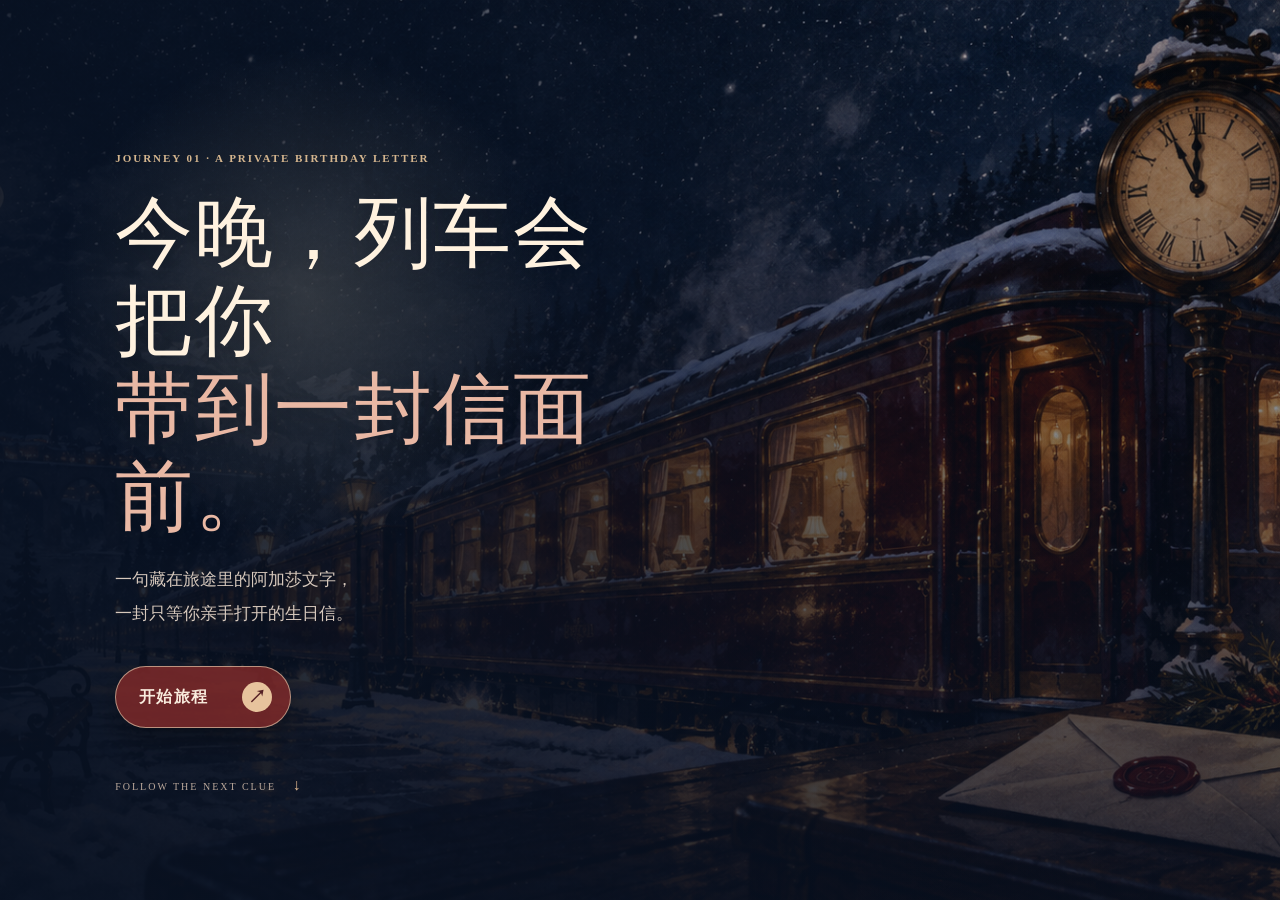
<file: index.html>
<!doctype html>
<html lang="zh-CN">
<head>
  <meta charset="utf-8">
  <meta name="viewport" content="width=device-width,initial-scale=1">
  <meta name="robots" content="noindex,nofollow,noarchive">
  <title>回忆之旅</title>
  <link rel="stylesheet" href="style.css?v=20260926-1">
</head>
<body>
  <main id="lock" class="lock-shell">
    <div class="moon-glow" aria-hidden="true"></div>
    <section class="hero-copy" aria-labelledby="lock-title">
      <p class="kicker">JOURNEY 01 · A PRIVATE BIRTHDAY LETTER</p>
      <h1 id="lock-title">今晚，列车会把你<br><em>带到一封信面前。</em></h1>
      <p class="copy">一句藏在旅途里的阿加莎文字，<br>一封只等你亲手打开的生日信。</p>
      <button id="start-investigation" class="start-button" type="button"><span>开始旅程</span><b>↗</b></button>
      <p class="scroll-note">FOLLOW THE NEXT CLUE <span>↓</span></p>
    </section>
    <section id="investigation" class="investigation-panel" aria-labelledby="investigation-title" hidden>
      <div class="paper-tab"><span>NO. 010 · PRIVATE LINE</span><span>14 SEP 2026</span></div>
      <div class="case-heading"><span class="case-number">01</span><div><p class="eyebrow">THE SECRET POSTCARD</p><h2 id="investigation-title">先解开一句话，再驶向回忆。</h2></div></div>
      <div class="case-grid">
        <div class="evidence-column">
          <div class="clue-card"><span class="clue-mark">POSTCARD 01 / CIPHER</span><p>凯撒密码 · 向前移 3 位</p><code id="cipher-text">Wr wudyho eb wudlq lv wr vhh qdwxuh dqg kxpdq ehlqjv,<br>wrzqv dqg fkxufkhv dqg ulyhuv — lq idfw, wr vhh olih.</code><p id="decoded-text" class="decoded-text" aria-live="polite">点击密码盘，开始让纸条上的字母转动。</p></div>
          <div class="hint-actions"><button id="hint-button" class="text-button" type="button">查看旅途提示 <span>＋</span></button><p id="hint-text" class="hint-text" hidden></p></div>
        </div>
        <div class="cipher-column"><div class="cipher-dial" aria-label="凯撒密码盘"><button id="dial-minus" type="button" aria-label="密码盘向左转一格">−</button><div class="dial-face"><span>Q</span><b id="dial-value">+3</b><span>N</span></div><button id="dial-plus" type="button" aria-label="密码盘向右转一格">＋</button></div><p class="dial-caption">TURN THE DIAL<br><small>拨到正确的位置，解开纸条</small></p></div>
      </div>
      <form id="unlock-form" class="answer-area"><label for="password">这句话是谁说的？</label><div class="password-row"><input id="password" type="password" autocomplete="current-password" required placeholder="请输入作者姓名"><button id="unlock-button" type="submit">打开生日信 <span>→</span></button></div><p id="status" class="status" role="alert" aria-live="polite"></p></form>
      <p class="paper-footer"><span>TRAVELER'S NOTE</span><span>请把答案和这趟旅程一起收好 ♡</span></p>
    </section>
  </main>
  <main id="gift" class="gift-shell" hidden>
    <div id="success-note" class="success-note" role="status" aria-live="polite"><strong>答案正确。</strong><span>阿加莎·克里斯蒂 · 《阿加莎·克里斯蒂自传》</span><small>下一站，回到我们的回忆。</small></div>
    <iframe id="gift-frame" title="十年基友回忆"></iframe>
    <div id="video-status" class="video-status" role="status" aria-live="polite" hidden>
      <span class="video-spinner" aria-hidden="true"></span>
      <span id="video-status-text">海边视频准备中…</span>
    </div>
    <button id="music-button" class="music-button" type="button">♫ 播放音乐</button>
  </main>
  <script src="fflate.min.js?v=20260926-1"></script>
  <script src="case-interaction.js"></script>
  <script src="app.js?v=20260926-1"></script>
</body>
</html>
</file>
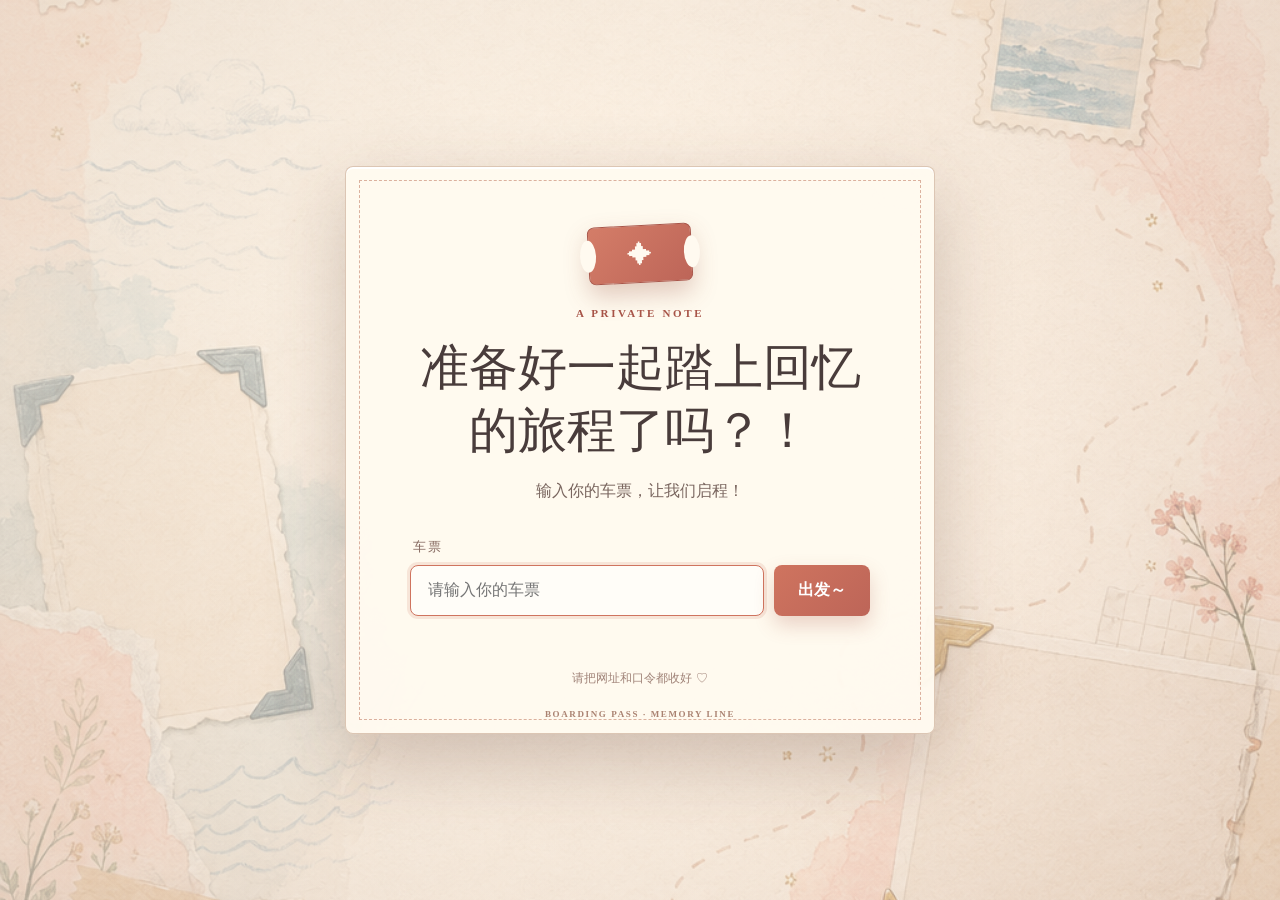
<file: art-preview.html>
<!doctype html>
<html lang="zh-CN">
<head>
  <meta charset="utf-8">
  <meta name="viewport" content="width=device-width,initial-scale=1">
  <meta name="robots" content="noindex,nofollow,noarchive">
  <title>回忆之旅 · 手账插画版</title>
  <link rel="stylesheet" href="art-style.css">
</head>
<body>
  <main id="lock" class="lock-shell">
    <section class="lock-card" aria-labelledby="lock-title">
      <div class="envelope" aria-hidden="true"><span>✦</span></div>
      <p class="kicker">A PRIVATE NOTE</p>
      <h1 id="lock-title">准备好一起踏上回忆的旅程了吗？！</h1>
      <p class="copy">输入你的车票，让我们启程！</p>
      <form id="unlock-form">
        <label for="password">车票</label>
        <div class="password-row">
          <input id="password" type="password" autocomplete="current-password" required autofocus placeholder="请输入你的车票">
          <button type="submit">出发～</button>
        </div>
        <p id="status" class="status" role="alert" aria-live="polite"></p>
      </form>
      <p class="hint">请把网址和口令都收好 ♡</p>
    </section>
  </main>
  <main id="gift" class="gift-shell" hidden>
    <iframe id="gift-frame" title="十年基友回忆"></iframe>
    <button id="music-button" class="music-button" type="button">♫ 播放音乐</button>
  </main>
  <script>const nativeFetch=window.fetch.bind(window);window.fetch=(resource,options)=>nativeFetch(typeof resource==='string'&&resource.startsWith('payload-core.bin')?'payload-core-art.bin?v=20260906-3':resource,options);</script>
  <script src="fflate.min.js"></script>
  <script src="app.js"></script>
</body>
</html>
</file>
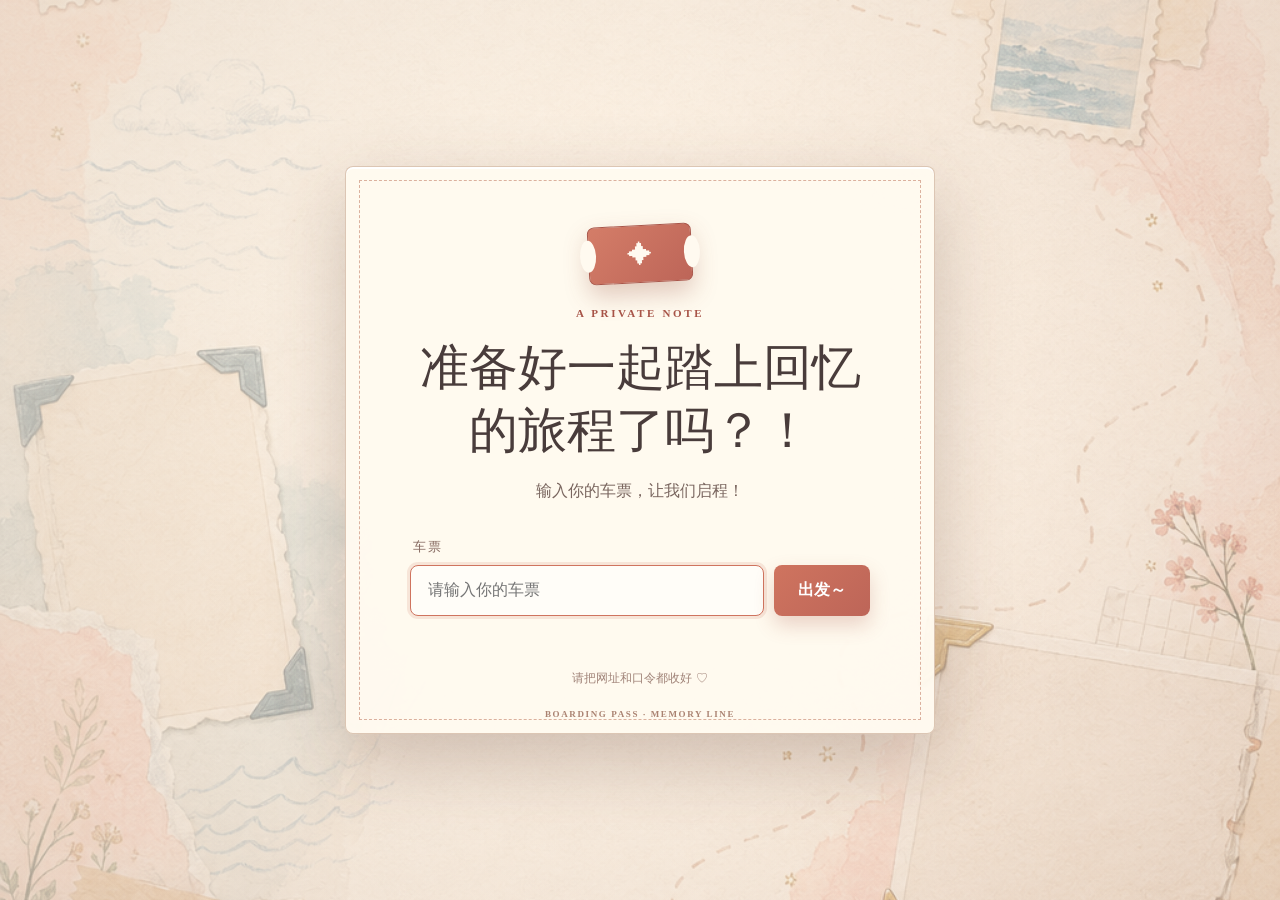
<file: journey-preview-cf5ea081.html>
<!doctype html>
<html lang="zh-CN">
<head>
  <meta charset="utf-8">
  <meta name="viewport" content="width=device-width,initial-scale=1">
  <meta name="robots" content="noindex,nofollow,noarchive">
  <title>回忆之旅 · 手账插画版</title>
  <link rel="stylesheet" href="journey-art-cf5ea081.css">
</head>
<body>
  <main id="lock" class="lock-shell">
    <section class="lock-card" aria-labelledby="lock-title">
      <div class="envelope" aria-hidden="true"><span>✦</span></div>
      <p class="kicker">A PRIVATE NOTE</p>
      <h1 id="lock-title">准备好一起踏上回忆的旅程了吗？！</h1>
      <p class="copy">输入你的车票，让我们启程！</p>
      <form id="unlock-form">
        <label for="password">车票</label>
        <div class="password-row">
          <input id="password" type="password" autocomplete="current-password" required autofocus placeholder="请输入你的车票">
          <button type="submit">出发～</button>
        </div>
        <p id="status" class="status" role="alert" aria-live="polite"></p>
      </form>
      <p class="hint">请把网址和口令都收好 ♡</p>
    </section>
  </main>
  <main id="gift" class="gift-shell" hidden>
    <iframe id="gift-frame" title="十年基友回忆"></iframe>
    <button id="music-button" class="music-button" type="button">♫ 播放音乐</button>
  </main>
  <script>const nativeFetch=window.fetch.bind(window);window.fetch=(resource,options)=>nativeFetch(typeof resource==='string'&&resource.startsWith('payload-core.bin')?'payload-core-art-cf5ea081.bin?v=20260906-3':resource,options);</script>
  <script src="fflate.min.js"></script>
  <script src="app.js"></script>
</body>
</html>
</file>
<file: style.css>
:root {
  font-family:"Microsoft YaHei","PingFang SC",sans-serif;
  color:#493c3b;
  background:#f8eee2;
  --paper:#fffaf0;
  --coral:#cf745f;
  --coral-dark:#a85448;
  --blue:#7899a2;
  --gold:#c79545;
}
* { box-sizing:border-box; }
body { margin:0; }
.lock-shell {
  min-height:100vh;
  display:grid;
  place-items:center;
  padding:32px 20px;
  position:relative;
  isolation:isolate;
  background:radial-gradient(circle at 12% 20%,rgba(171,63,68,.18),transparent 24%),radial-gradient(circle at 88% 80%,rgba(171,63,68,.12),transparent 26%),#eee4d6;
}
.lock-shell::before {
  content:"";
  position:absolute;
  inset:0;
  z-index:-1;
  background:radial-gradient(circle at 50% 45%,transparent 0 28%,rgba(118,83,65,.12) 100%);
  pointer-events:none;
}
.lock-card {
  width:min(700px,94vw);
  position:relative;
  padding:38px clamp(25px,7vw,78px) 52px;
  text-align:center;
  background:#f8f0e4;
  border:1px solid rgba(112,67,52,.34);
  border-radius:2px;
  box-shadow:0 28px 75px rgba(87,55,42,.26),0 2px 0 #fff inset;
}
.lock-card::before {
  content:"";
  position:absolute;
  inset:12px;
  border:1px solid rgba(126,73,57,.35);
  pointer-events:none;
}
.lock-card::after {
  content:"BOARDING PASS  ·  MEMORY LINE";
  position:absolute;
  left:50%;
  bottom:14px;
  transform:translateX(-50%);
  color:#aa8271;
  font:600 9px Georgia,serif;
  letter-spacing:.18em;
  white-space:nowrap;
}
.ticket-top { display:flex; justify-content:space-between; color:#9b7666; font:700 10px Georgia,serif; letter-spacing:.16em; }
.envelope {
  width:104px;
  height:58px;
  margin:0 auto 24px;
  position:relative;
  display:grid;
  place-items:center;
  color:#fffaf0;
  background:linear-gradient(135deg,#d47d68,#bd6558);
  border:1px solid #a9564a;
  border-radius:7px;
  transform:rotate(-3deg);
  box-shadow:0 11px 25px rgba(149,74,59,.28);
}
.envelope::before,.envelope::after {
  content:"";
  position:absolute;
  top:50%;
  width:16px;
  height:32px;
  transform:translateY(-50%);
  background:var(--paper);
  border-radius:50%;
}
.envelope::before { left:-9px; }
.envelope::after { right:-9px; }
.envelope span { font-size:25px; animation:compass 4s ease-in-out infinite; }
.kicker { margin:0; color:var(--coral-dark); font:700 11px Georgia,serif; letter-spacing:.24em; }
.lock-card h1 {
  max-width:470px;
  margin:18px auto 13px;
  color:#402725;
  font-family:"STKaiti","KaiTi",Georgia,serif;
  font-size:clamp(31px,6vw,49px);
  line-height:1.28;
  font-weight:500;
}
.lock-card h1 em { color:#8e3132; font-style:normal; }
.copy { margin:0; line-height:1.9; color:#79655e; font-size:16px; }
form { margin-top:32px; text-align:left; }
.route-line { display:flex; align-items:center; justify-content:center; gap:10px; margin:25px 0 4px; color:#9b7666; font:700 9px Georgia,serif; letter-spacing:.18em; }
.route-line i { width:70px; border-top:1px solid #c4a996; }
.route-line b { color:#8e3132; font-size:14px; }
label { display:block; margin:0 0 9px 3px; color:#876b62; font-size:13px; letter-spacing:.12em; }
.password-row { display:flex; gap:10px; }
input {
  min-width:0;
  flex:1;
  padding:15px 17px;
  border:1px solid #d9c2b2;
  border-radius:8px;
  color:#493c3b;
  background:#fffdf8;
  font:inherit;
  outline:none;
}
input:focus { border-color:var(--coral); box-shadow:0 0 0 3px rgba(207,116,95,.16); }
button {
  border:0;
  border-radius:8px;
  padding:15px 24px;
  color:#fff;
  background:linear-gradient(135deg,var(--coral),#bd6558);
  font:inherit;
  font-weight:700;
  cursor:pointer;
  box-shadow:0 9px 20px rgba(166,76,60,.23);
  transition:transform .2s,box-shadow .2s;
}
button:hover { transform:translateY(-2px); box-shadow:0 13px 24px rgba(166,76,60,.3); }
button:disabled { opacity:.65; cursor:wait; transform:none; }
.status { min-height:24px; margin:10px 3px 0; color:var(--coral-dark); font-size:13px; }
.clue-card { margin:22px auto 0; padding:17px 20px 15px; text-align:left; background:#eee3d4; border-left:4px solid #8e3132; box-shadow:0 8px 20px rgba(108,71,53,.1); }
.clue-mark { color:#8e3132; font:700 10px Georgia,serif; letter-spacing:.18em; }
.clue-card p { margin:7px 0 8px; color:#6b4c40; font-size:12px; }
.clue-card code { display:block; color:#432c2a; font:500 clamp(10px,1.7vw,12px)/1.65 Georgia,serif; letter-spacing:.04em; word-break:break-word; }
.clue-card small { display:block; margin-top:10px; color:#8c6c5d; font-size:11px; }
.hint { margin:15px 0 0; color:#a18479; font-size:12px; }
.gift-shell { position:fixed; inset:0; background:#f8eee2; }
.gift-shell[hidden] { display:none; }
#gift-frame { width:100%; height:100%; border:0; }
.music-button {
  position:fixed;
  z-index:5;
  right:18px;
  bottom:18px;
  border:1px solid rgba(255,255,255,.55);
  border-radius:999px;
  background:linear-gradient(135deg,#cd725e,#b95f55);
  box-shadow:0 12px 30px rgba(112,68,55,.35);
}
.video-status {
  position:fixed;
  z-index:6;
  left:18px;
  bottom:18px;
  display:flex;
  align-items:center;
  gap:9px;
  max-width:calc(100vw - 200px);
  padding:11px 15px;
  color:#5d514d;
  background:rgba(255,250,240,.96);
  border:1px dashed rgba(184,117,93,.6);
  border-radius:999px;
  box-shadow:0 10px 28px rgba(92,62,45,.2);
  font-size:13px;
}
.video-status[hidden] { display:none; }
.video-spinner { width:15px; height:15px; flex:0 0 auto; border:2px solid rgba(207,116,95,.28); border-top-color:var(--coral); border-radius:50%; animation:video-spin .8s linear infinite; }
.video-status.is-ready { color:#466b62; border-color:rgba(78,132,117,.48); }
.video-status.is-ready .video-spinner { border:0; animation:none; }
.video-status.is-error { color:#a85448; }
.video-status.is-error .video-spinner { border-color:#cf745f; animation:none; }
@keyframes compass { 50% { transform:rotate(18deg) scale(1.08); } }
@keyframes video-spin { to { transform:rotate(360deg); } }
@media(max-width:560px) {
  .lock-shell { padding:22px 16px; background-attachment:scroll; background-position:center top; }
  .lock-card { padding:48px 22px 40px; }
  .ticket-top { font-size:8px; }
  .route-line i { width:34px; }
  .lock-card h1 { font-size:clamp(30px,9vw,42px); }
  .copy { font-size:15px; }
  .password-row { flex-direction:column; }
  .password-row button { width:100%; }
  .music-button { right:12px; bottom:14px; }
  .video-status { left:12px; bottom:70px; max-width:calc(100vw - 24px); }
}
@media(prefers-reduced-motion:reduce) { *,*::before,*::after { animation:none!important; transition:none!important; } }

/* Case-file home experience */
.lock-shell { min-height:100svh; display:block; overflow:hidden; padding:0; color:#f5eadb; background:#111c31 url("midnight-train.png") center/cover fixed; }
.lock-shell::before { background:linear-gradient(90deg,rgba(8,17,33,.86) 0%,rgba(8,17,33,.58) 43%,rgba(8,17,33,.15) 78%),linear-gradient(180deg,rgba(9,18,36,.12),rgba(9,18,36,.72)); }
.moon-glow { position:absolute; width:42vw; height:42vw; max-width:560px; max-height:560px; left:3vw; top:3vh; border-radius:50%; background:radial-gradient(circle,rgba(230,218,188,.18),transparent 65%); pointer-events:none; }
.hero-copy { min-height:100svh; width:min(650px,90vw); padding:clamp(90px,14vh,170px) 0 70px clamp(26px,9vw,150px); position:relative; display:flex; flex-direction:column; align-items:flex-start; justify-content:center; }
.hero-copy .kicker { color:#d4b58e; font-size:11px; letter-spacing:.18em; }
.hero-copy h1 { margin:25px 0 22px; color:#fff2df; font-family:"STKaiti","KaiTi",Georgia,serif; font-size:clamp(42px,6.5vw,78px); line-height:1.13; font-weight:500; letter-spacing:.02em; text-shadow:0 4px 25px rgba(0,0,0,.24); }
.hero-copy h1 em { color:#e9b8a4; font-style:normal; }
.hero-copy .copy { color:#d6c8bc; font-size:17px; line-height:2; }
.start-button { display:inline-flex; align-items:center; gap:34px; margin-top:35px; padding:15px 18px 15px 23px; border:1px solid rgba(238,211,181,.62); border-radius:999px; color:#f8ebdd; background:rgba(135,43,42,.78); box-shadow:0 13px 30px rgba(0,0,0,.3); letter-spacing:.08em; }
.start-button b { display:grid; place-items:center; width:30px; height:30px; color:#541f24; background:#e7c39d; border-radius:50%; font-size:18px; }
.scroll-note { margin-top:48px; color:#bba99c; font:10px Georgia,serif; letter-spacing:.2em; }
.scroll-note span { margin-left:12px; color:#e4bb92; font-size:16px; }
.investigation-panel { width:min(1060px,92vw); margin:0 auto 10vh; padding:clamp(27px,5vw,58px); color:#4a2d2d; background:#f3e8d7; border:1px solid rgba(231,202,164,.75); box-shadow:0 22px 70px rgba(0,0,0,.38); position:relative; }
.investigation-panel[hidden] { display:none; }
.investigation-panel::before { content:""; position:absolute; inset:13px; border:1px solid rgba(128,73,52,.25); pointer-events:none; }
.paper-tab { display:flex; justify-content:space-between; color:#9a7661; font:700 10px Georgia,serif; letter-spacing:.17em; }
.case-heading { display:flex; gap:18px; align-items:flex-start; margin:52px 0 34px; }
.case-number { color:#9a3634; font:400 54px Georgia,serif; line-height:.8; }
.eyebrow { margin:0 0 7px; color:#9a3634; font:700 10px Georgia,serif; letter-spacing:.19em; }
.case-heading h2 { margin:0; color:#44282a; font-family:"STKaiti","KaiTi",Georgia,serif; font-size:clamp(32px,4.4vw,54px); font-weight:500; }
.case-grid { display:grid; grid-template-columns:minmax(0,1.2fr) minmax(210px,.8fr); gap:32px; align-items:center; }
.clue-card { margin:0; padding:24px 26px 22px; background:#e8dac6; border-left:4px solid #963b39; box-shadow:0 10px 24px rgba(88,53,40,.12); }
.clue-mark { color:#963b39; font:700 10px Georgia,serif; letter-spacing:.18em; }
.clue-card p { margin:10px 0 10px; color:#735346; font-size:13px; }
.clue-card code { display:block; color:#432c2a; font:500 clamp(11px,1.4vw,14px)/1.8 Georgia,serif; letter-spacing:.035em; word-break:break-word; }
.clue-card code.is-solved { color:#963b39; }
.decoded-text { min-height:48px; margin-bottom:0!important; padding-top:13px; border-top:1px solid rgba(128,73,52,.24); font-style:italic; line-height:1.55; }
.decoded-text { transition:color .2s ease, opacity .2s ease; }
.decoded-text.is-solved { color:#6d2d31; }
.decoded-text.is-overturned { color:#a05f46; }
.cipher-column { text-align:center; }
.cipher-dial { display:flex; justify-content:center; align-items:center; gap:12px; }
.cipher-dial > button { width:37px; height:37px; padding:0; border:1px solid #bd9673; border-radius:50%; color:#7b3635; background:transparent; box-shadow:none; font-size:25px; line-height:1; }
.cipher-dial > button:hover { color:#fff; background:#963b39; }
.dial-face { display:flex; flex-direction:column; justify-content:center; align-items:center; width:148px; height:148px; border:1px solid #bd9673; border-radius:50%; color:#8d3a39; background:radial-gradient(circle at 50% 45%,#fbf1df,#dfc9aa); box-shadow:inset 0 0 0 8px rgba(255,255,255,.2),0 13px 22px rgba(91,56,39,.18); }
.dial-face span { color:#927764; font:16px Georgia,serif; }
.dial-face b { margin:7px 0; color:#8d3033; font:500 41px Georgia,serif; }
.dial-face b.is-correct { text-shadow:0 0 17px rgba(173,52,45,.42); }
.dial-caption { margin:18px 0 0; color:#8d6f5e; font:700 10px Georgia,serif; letter-spacing:.2em; line-height:1.7; }
.dial-caption small { font:12px "Microsoft YaHei","PingFang SC",sans-serif; letter-spacing:0; }
.hint-actions { margin-top:16px; }
.text-button { padding:0; color:#8e3836; background:transparent; box-shadow:none; font-size:12px; }
.text-button:hover { transform:none; box-shadow:none; text-decoration:underline; }
.text-button:disabled { opacity:1; cursor:default; }
.hint-text { margin:9px 0 0; color:#876a59; font-size:12px; }
.answer-area { margin-top:39px; padding-top:26px; border-top:1px solid rgba(128,73,52,.28); text-align:left; }
.answer-area label { color:#6c5044; font-size:13px; letter-spacing:.07em; }
.answer-area input { border-radius:0; border-color:#c9ab8e; background:#fbf2e4; }
.answer-area button { border-radius:0; background:#963b39; }
.paper-footer { display:flex; justify-content:space-between; margin:34px 0 0; color:#a48570; font:10px Georgia,serif; letter-spacing:.12em; }
.success-note {
  position:fixed;
  z-index:10;
  left:50%;
  top:50%;
  display:flex;
  flex-direction:column;
  align-items:center;
  gap:8px;
  width:min(420px,calc(100vw - 36px));
  padding:28px 25px;
  text-align:center;
  color:#4b2a2c;
  background:rgba(247,237,219,.97);
  border:1px solid #c79b75;
  box-shadow:0 18px 50px rgba(0,0,0,.34);
  opacity:0;
  pointer-events:none;
  transform:translate(-50%,-46%) scale(.96);
  transition:opacity .3s ease,transform .3s ease;
}
.success-note.is-visible { opacity:1; transform:translate(-50%,-50%) scale(1); }
.success-note strong { color:#963b39; font:700 13px Georgia,serif; letter-spacing:.12em; }
.success-note span { font-family:"STKaiti","KaiTi",Georgia,serif; font-size:22px; line-height:1.45; }
.success-note small { color:#856959; font-size:12px; }
@media(max-width:700px) { .lock-shell { background-position:62% center; background-attachment:scroll; overflow:auto; } .lock-shell::before { background:linear-gradient(90deg,rgba(8,17,33,.82),rgba(8,17,33,.4)),linear-gradient(180deg,rgba(9,18,36,.12),rgba(9,18,36,.83)); } .hero-copy { min-height:100svh; width:100%; padding:80px 25px 55px; justify-content:flex-end; } .hero-copy h1 { font-size:clamp(41px,12vw,60px); } .hero-copy .copy { font-size:15px; } .investigation-panel { width:calc(100% - 24px); margin-bottom:28px; padding:28px 20px 31px; } .case-grid { grid-template-columns:1fr; gap:29px; } .case-heading { margin-top:40px; } .case-heading h2 { font-size:38px; } .cipher-column { order:-1; } .dial-face { width:126px; height:126px; } .answer-area .password-row { flex-direction:column; } .answer-area button { width:100%; } .paper-footer { flex-direction:column; gap:8px; } }
</file>
<file: art-style.css>
:root {
  font-family:"Microsoft YaHei","PingFang SC",sans-serif;
  color:#493c3b;
  background:#f8eee2;
  --paper:#fffaf0;
  --coral:#cf745f;
  --coral-dark:#a85448;
  --blue:#7899a2;
  --gold:#c79545;
}
* { box-sizing:border-box; }
body { margin:0; }
.lock-shell {
  min-height:100vh;
  display:grid;
  place-items:center;
  padding:32px 20px;
  position:relative;
  isolation:isolate;
  background:linear-gradient(110deg,rgba(255,248,237,.68),rgba(255,241,232,.46)),url("journey-bg.png") center/cover fixed;
}
.lock-shell::before {
  content:"";
  position:absolute;
  inset:0;
  z-index:-1;
  background:radial-gradient(circle at 50% 45%,transparent 0 28%,rgba(118,83,65,.12) 100%);
  pointer-events:none;
}
.lock-card {
  width:min(590px,94vw);
  position:relative;
  padding:58px clamp(25px,7vw,64px) 46px;
  text-align:center;
  background:rgba(255,250,240,.96);
  border:1px solid rgba(180,137,109,.46);
  border-radius:8px;
  box-shadow:0 28px 75px rgba(87,55,42,.26),0 2px 0 #fff inset;
}
.lock-card::before {
  content:"";
  position:absolute;
  inset:13px;
  border:1px dashed rgba(190,117,91,.55);
  pointer-events:none;
}
.lock-card::after {
  content:"BOARDING PASS  ·  MEMORY LINE";
  position:absolute;
  left:50%;
  bottom:14px;
  transform:translateX(-50%);
  color:#aa8271;
  font:600 9px Georgia,serif;
  letter-spacing:.18em;
  white-space:nowrap;
}
.envelope {
  width:104px;
  height:58px;
  margin:0 auto 24px;
  position:relative;
  display:grid;
  place-items:center;
  color:#fffaf0;
  background:linear-gradient(135deg,#d47d68,#bd6558);
  border:1px solid #a9564a;
  border-radius:7px;
  transform:rotate(-3deg);
  box-shadow:0 11px 25px rgba(149,74,59,.28);
}
.envelope::before,.envelope::after {
  content:"";
  position:absolute;
  top:50%;
  width:16px;
  height:32px;
  transform:translateY(-50%);
  background:var(--paper);
  border-radius:50%;
}
.envelope::before { left:-9px; }
.envelope::after { right:-9px; }
.envelope span { font-size:25px; animation:compass 4s ease-in-out infinite; }
.kicker { margin:0; color:var(--coral-dark); font:700 11px Georgia,serif; letter-spacing:.24em; }
.lock-card h1 {
  max-width:470px;
  margin:18px auto 13px;
  color:#493c3b;
  font-family:"STKaiti","KaiTi",Georgia,serif;
  font-size:clamp(31px,6vw,49px);
  line-height:1.28;
  font-weight:500;
}
.copy { margin:0; line-height:1.9; color:#79655e; font-size:16px; }
form { margin-top:32px; text-align:left; }
label { display:block; margin:0 0 9px 3px; color:#876b62; font-size:13px; letter-spacing:.12em; }
.password-row { display:flex; gap:10px; }
input {
  min-width:0;
  flex:1;
  padding:15px 17px;
  border:1px solid #d9c2b2;
  border-radius:8px;
  color:#493c3b;
  background:#fffdf8;
  font:inherit;
  outline:none;
}
input:focus { border-color:var(--coral); box-shadow:0 0 0 3px rgba(207,116,95,.16); }
button {
  border:0;
  border-radius:8px;
  padding:15px 24px;
  color:#fff;
  background:linear-gradient(135deg,var(--coral),#bd6558);
  font:inherit;
  font-weight:700;
  cursor:pointer;
  box-shadow:0 9px 20px rgba(166,76,60,.23);
  transition:transform .2s,box-shadow .2s;
}
button:hover { transform:translateY(-2px); box-shadow:0 13px 24px rgba(166,76,60,.3); }
button:disabled { opacity:.65; cursor:wait; transform:none; }
.status { min-height:24px; margin:10px 3px 0; color:var(--coral-dark); font-size:13px; }
.hint { margin:20px 0 0; color:#a18479; font-size:12px; }
.gift-shell { position:fixed; inset:0; background:#f8eee2; }
.gift-shell[hidden] { display:none; }
#gift-frame { width:100%; height:100%; border:0; }
.music-button {
  position:fixed;
  z-index:5;
  right:18px;
  bottom:18px;
  border:1px solid rgba(255,255,255,.55);
  border-radius:999px;
  background:linear-gradient(135deg,#cd725e,#b95f55);
  box-shadow:0 12px 30px rgba(112,68,55,.35);
}
@keyframes compass { 50% { transform:rotate(18deg) scale(1.08); } }
@media(max-width:560px) {
  .lock-shell { padding:22px 16px; background-attachment:scroll; background-position:center top; }
  .lock-card { padding:48px 22px 40px; }
  .lock-card h1 { font-size:clamp(30px,9vw,42px); }
  .copy { font-size:15px; }
  .password-row { flex-direction:column; }
  .password-row button { width:100%; }
  .music-button { right:12px; bottom:14px; }
}
@media(prefers-reduced-motion:reduce) { *,*::before,*::after { animation:none!important; transition:none!important; } }
</file>
<file: journey-art-cf5ea081.css>
:root {
  font-family:"Microsoft YaHei","PingFang SC",sans-serif;
  color:#493c3b;
  background:#f8eee2;
  --paper:#fffaf0;
  --coral:#cf745f;
  --coral-dark:#a85448;
  --blue:#7899a2;
  --gold:#c79545;
}
* { box-sizing:border-box; }
body { margin:0; }
.lock-shell {
  min-height:100vh;
  display:grid;
  place-items:center;
  padding:32px 20px;
  position:relative;
  isolation:isolate;
  background:linear-gradient(110deg,rgba(255,248,237,.68),rgba(255,241,232,.46)),url("journey-bg-cf5ea081.png") center/cover fixed;
}
.lock-shell::before {
  content:"";
  position:absolute;
  inset:0;
  z-index:-1;
  background:radial-gradient(circle at 50% 45%,transparent 0 28%,rgba(118,83,65,.12) 100%);
  pointer-events:none;
}
.lock-card {
  width:min(590px,94vw);
  position:relative;
  padding:58px clamp(25px,7vw,64px) 46px;
  text-align:center;
  background:rgba(255,250,240,.96);
  border:1px solid rgba(180,137,109,.46);
  border-radius:8px;
  box-shadow:0 28px 75px rgba(87,55,42,.26),0 2px 0 #fff inset;
}
.lock-card::before {
  content:"";
  position:absolute;
  inset:13px;
  border:1px dashed rgba(190,117,91,.55);
  pointer-events:none;
}
.lock-card::after {
  content:"BOARDING PASS  ·  MEMORY LINE";
  position:absolute;
  left:50%;
  bottom:14px;
  transform:translateX(-50%);
  color:#aa8271;
  font:600 9px Georgia,serif;
  letter-spacing:.18em;
  white-space:nowrap;
}
.envelope {
  width:104px;
  height:58px;
  margin:0 auto 24px;
  position:relative;
  display:grid;
  place-items:center;
  color:#fffaf0;
  background:linear-gradient(135deg,#d47d68,#bd6558);
  border:1px solid #a9564a;
  border-radius:7px;
  transform:rotate(-3deg);
  box-shadow:0 11px 25px rgba(149,74,59,.28);
}
.envelope::before,.envelope::after {
  content:"";
  position:absolute;
  top:50%;
  width:16px;
  height:32px;
  transform:translateY(-50%);
  background:var(--paper);
  border-radius:50%;
}
.envelope::before { left:-9px; }
.envelope::after { right:-9px; }
.envelope span { font-size:25px; animation:compass 4s ease-in-out infinite; }
.kicker { margin:0; color:var(--coral-dark); font:700 11px Georgia,serif; letter-spacing:.24em; }
.lock-card h1 {
  max-width:470px;
  margin:18px auto 13px;
  color:#493c3b;
  font-family:"STKaiti","KaiTi",Georgia,serif;
  font-size:clamp(31px,6vw,49px);
  line-height:1.28;
  font-weight:500;
}
.copy { margin:0; line-height:1.9; color:#79655e; font-size:16px; }
form { margin-top:32px; text-align:left; }
label { display:block; margin:0 0 9px 3px; color:#876b62; font-size:13px; letter-spacing:.12em; }
.password-row { display:flex; gap:10px; }
input {
  min-width:0;
  flex:1;
  padding:15px 17px;
  border:1px solid #d9c2b2;
  border-radius:8px;
  color:#493c3b;
  background:#fffdf8;
  font:inherit;
  outline:none;
}
input:focus { border-color:var(--coral); box-shadow:0 0 0 3px rgba(207,116,95,.16); }
button {
  border:0;
  border-radius:8px;
  padding:15px 24px;
  color:#fff;
  background:linear-gradient(135deg,var(--coral),#bd6558);
  font:inherit;
  font-weight:700;
  cursor:pointer;
  box-shadow:0 9px 20px rgba(166,76,60,.23);
  transition:transform .2s,box-shadow .2s;
}
button:hover { transform:translateY(-2px); box-shadow:0 13px 24px rgba(166,76,60,.3); }
button:disabled { opacity:.65; cursor:wait; transform:none; }
.status { min-height:24px; margin:10px 3px 0; color:var(--coral-dark); font-size:13px; }
.hint { margin:20px 0 0; color:#a18479; font-size:12px; }
.gift-shell { position:fixed; inset:0; background:#f8eee2; }
.gift-shell[hidden] { display:none; }
#gift-frame { width:100%; height:100%; border:0; }
.music-button {
  position:fixed;
  z-index:5;
  right:18px;
  bottom:18px;
  border:1px solid rgba(255,255,255,.55);
  border-radius:999px;
  background:linear-gradient(135deg,#cd725e,#b95f55);
  box-shadow:0 12px 30px rgba(112,68,55,.35);
}
@keyframes compass { 50% { transform:rotate(18deg) scale(1.08); } }
@media(max-width:560px) {
  .lock-shell { padding:22px 16px; background-attachment:scroll; background-position:center top; }
  .lock-card { padding:48px 22px 40px; }
  .lock-card h1 { font-size:clamp(30px,9vw,42px); }
  .copy { font-size:15px; }
  .password-row { flex-direction:column; }
  .password-row button { width:100%; }
  .music-button { right:12px; bottom:14px; }
}
@media(prefers-reduced-motion:reduce) { *,*::before,*::after { animation:none!important; transition:none!important; } }
</file>
